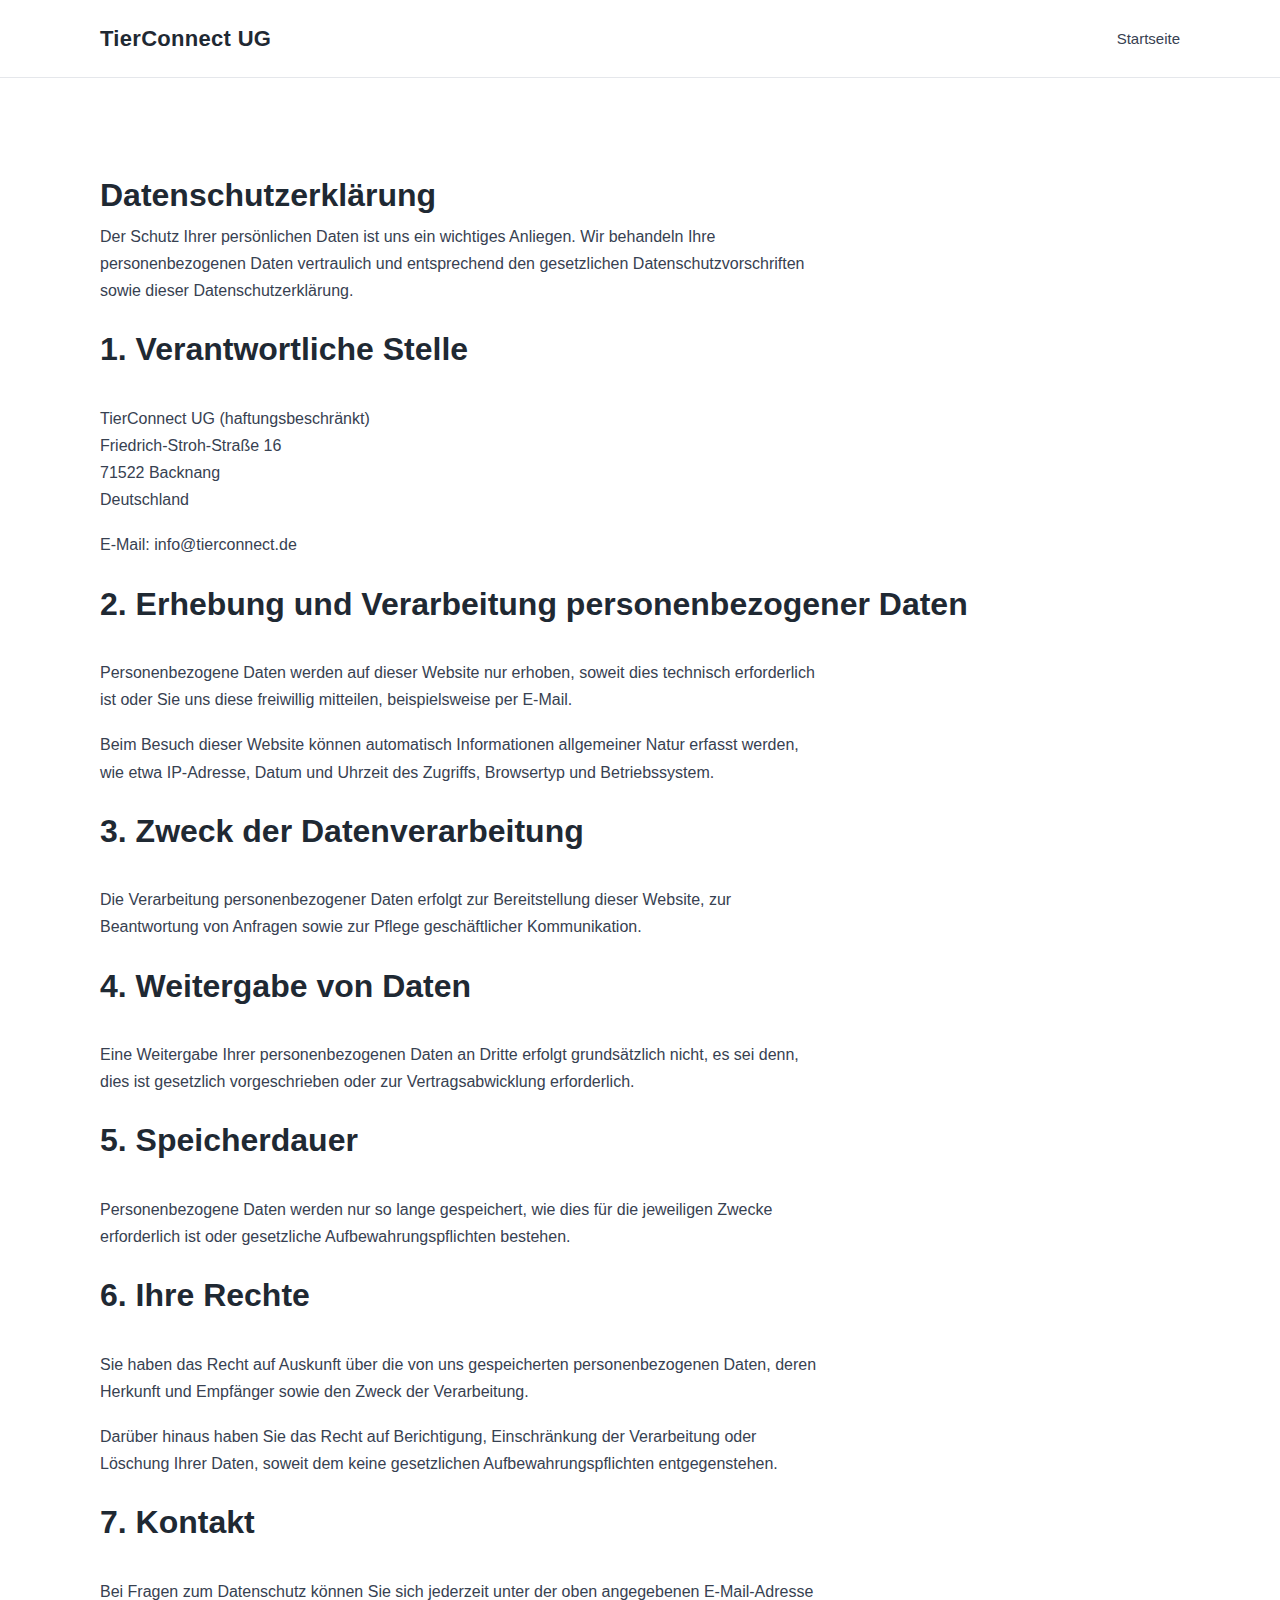
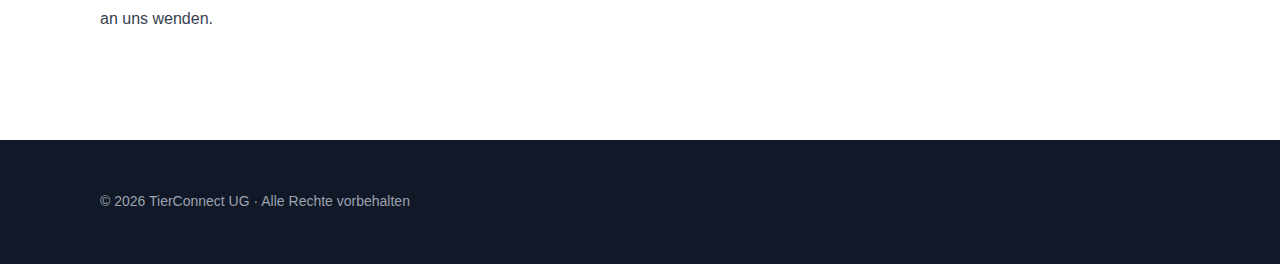
<file: datenschutz.html>
<!DOCTYPE html>
<html lang="de">
<head>
    <meta charset="UTF-8" />
    <meta name="viewport" content="width=device-width, initial-scale=1.0"/>
    <title>Datenschutzerklärung | TierConnect UG</title>
    <link rel="stylesheet" href="styles.css">
</head>

<body>
<header class="header">
    <div class="container header-inner">
        <div class="logo">TierConnect UG</div>
        <nav class="nav">
            <a href="index.html">Startseite</a>
        </nav>
    </div>
</header>

<section class="section">
    <div class="container">

        <h1>Datenschutzerklärung</h1>

        <p>
            Der Schutz Ihrer persönlichen Daten ist uns ein wichtiges Anliegen.
            Wir behandeln Ihre personenbezogenen Daten vertraulich und
            entsprechend den gesetzlichen Datenschutzvorschriften
            sowie dieser Datenschutzerklärung.
        </p>

        <h2>1. Verantwortliche Stelle</h2>
        <p>
            TierConnect UG (haftungsbeschränkt)<br>
            Friedrich-Stroh-Straße 16<br>
            71522 Backnang<br>
            Deutschland
        </p>

        <p>
            E-Mail: info@tierconnect.de
        </p>

        <h2>2. Erhebung und Verarbeitung personenbezogener Daten</h2>
        <p>
            Personenbezogene Daten werden auf dieser Website nur erhoben,
            soweit dies technisch erforderlich ist oder Sie uns diese
            freiwillig mitteilen, beispielsweise per E-Mail.
        </p>

        <p>
            Beim Besuch dieser Website können automatisch Informationen
            allgemeiner Natur erfasst werden, wie etwa IP-Adresse,
            Datum und Uhrzeit des Zugriffs, Browsertyp und Betriebssystem.
        </p>

        <h2>3. Zweck der Datenverarbeitung</h2>
        <p>
            Die Verarbeitung personenbezogener Daten erfolgt zur
            Bereitstellung dieser Website, zur Beantwortung von Anfragen
            sowie zur Pflege geschäftlicher Kommunikation.
        </p>

        <h2>4. Weitergabe von Daten</h2>
        <p>
            Eine Weitergabe Ihrer personenbezogenen Daten an Dritte
            erfolgt grundsätzlich nicht, es sei denn,
            dies ist gesetzlich vorgeschrieben oder
            zur Vertragsabwicklung erforderlich.
        </p>

        <h2>5. Speicherdauer</h2>
        <p>
            Personenbezogene Daten werden nur so lange gespeichert,
            wie dies für die jeweiligen Zwecke erforderlich ist
            oder gesetzliche Aufbewahrungspflichten bestehen.
        </p>

        <h2>6. Ihre Rechte</h2>
        <p>
            Sie haben das Recht auf Auskunft über die von uns gespeicherten
            personenbezogenen Daten, deren Herkunft und Empfänger
            sowie den Zweck der Verarbeitung.
        </p>

        <p>
            Darüber hinaus haben Sie das Recht auf Berichtigung,
            Einschränkung der Verarbeitung oder Löschung Ihrer Daten,
            soweit dem keine gesetzlichen Aufbewahrungspflichten
            entgegenstehen.
        </p>

        <h2>7. Kontakt</h2>
        <p>
            Bei Fragen zum Datenschutz können Sie sich jederzeit
            unter der oben angegebenen E-Mail-Adresse an uns wenden.
        </p>

    </div>
</section>

<footer class="footer">
    <div class="container">
        <p>© 2026 TierConnect UG · Alle Rechte vorbehalten</p>
    </div>
</footer>
</body>
</html>
</file>
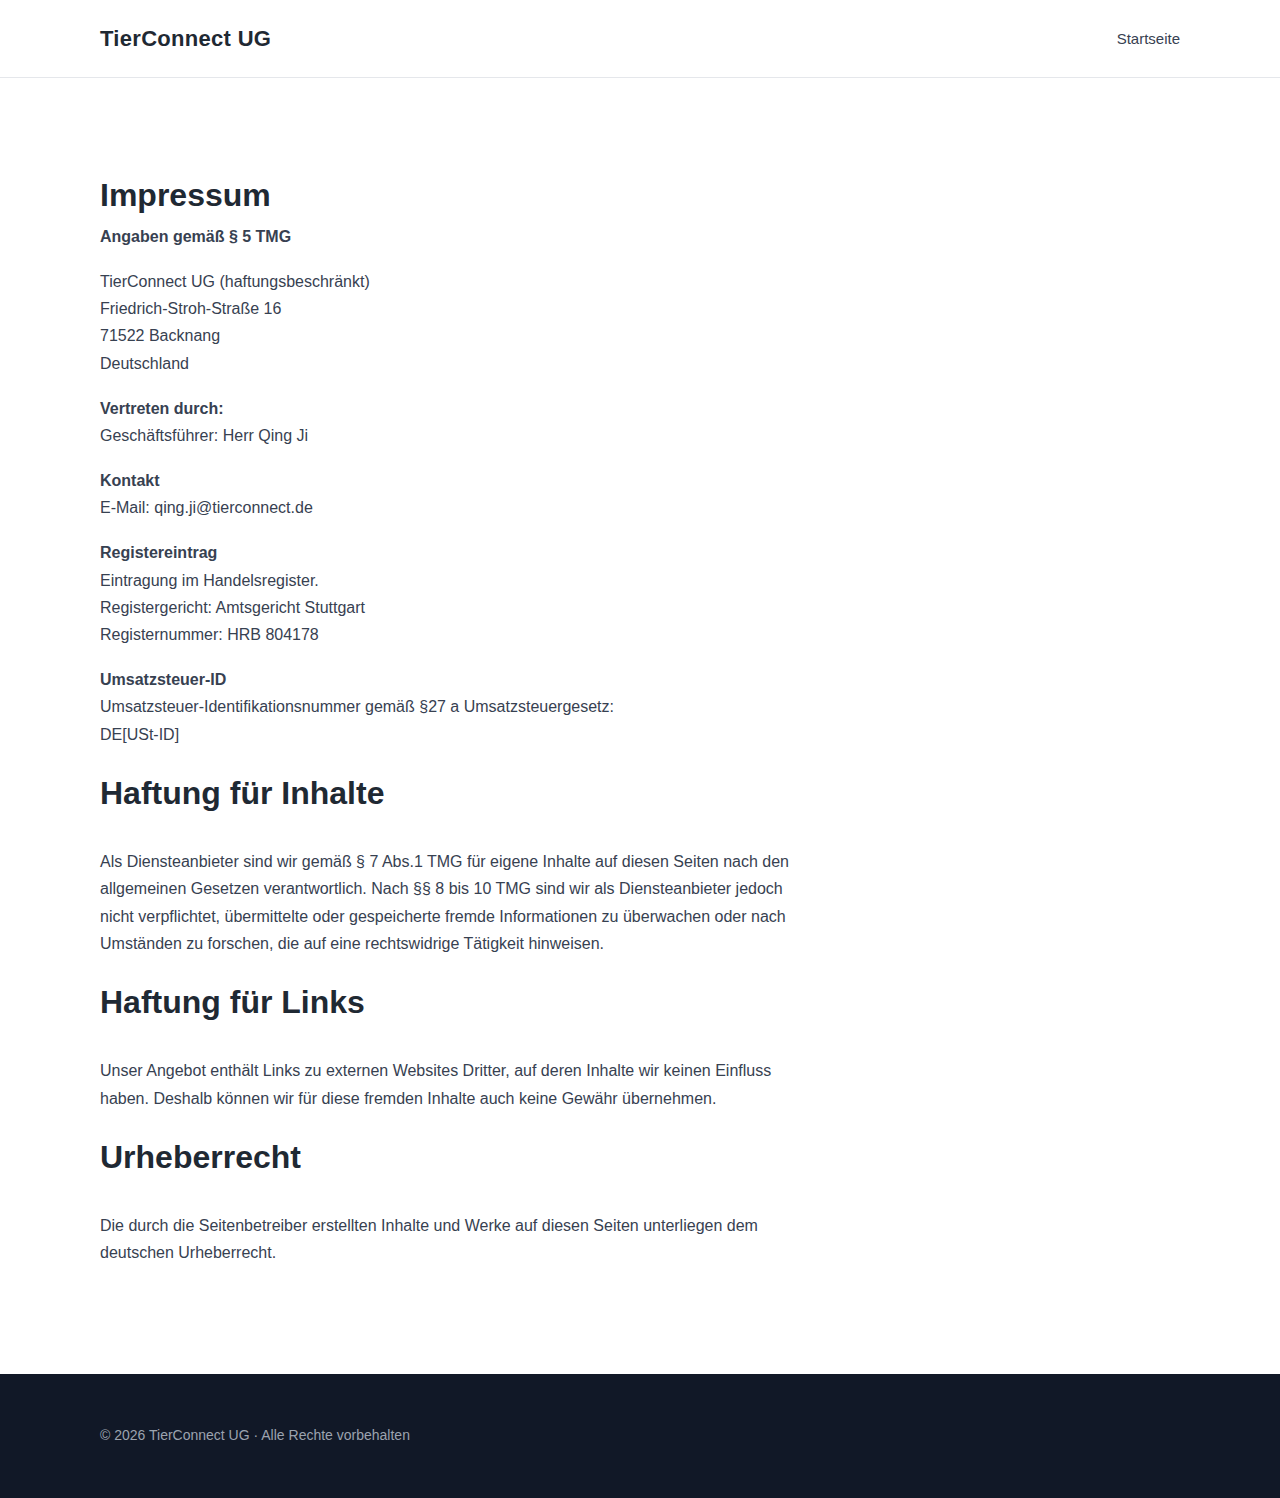
<file: impressum.html>
<!DOCTYPE html>
<html lang="de">
<head>
    <meta charset="UTF-8" />
    <meta name="viewport" content="width=device-width, initial-scale=1.0"/>
    <title>Impressum | TierConnect UG</title>
    <link rel="stylesheet" href="styles.css">
</head>

<body>
<header class="header">
    <div class="container header-inner">
        <div class="logo">TierConnect UG</div>
        <nav class="nav">
            <a href="index.html">Startseite</a>
        </nav>
    </div>
</header>

<section class="section">
    <div class="container">
        <h1>Impressum</h1>

        <p><strong>Angaben gemäß § 5 TMG</strong></p>

        <p>
            TierConnect UG (haftungsbeschränkt)<br>
            Friedrich-Stroh-Straße 16<br>
            71522 Backnang<br>
            Deutschland
        </p>

        <p>
            <strong>Vertreten durch:</strong><br>
            Geschäftsführer: Herr Qing Ji
        </p>

        <p>
            <strong>Kontakt</strong><br>
            E-Mail: qing.ji@tierconnect.de
        </p>

        <p>
            <strong>Registereintrag</strong><br>
            Eintragung im Handelsregister.<br>
            Registergericht: Amtsgericht Stuttgart<br>
            Registernummer: HRB 804178
        </p>

        <p>
            <strong>Umsatzsteuer-ID</strong><br>
            Umsatzsteuer-Identifikationsnummer gemäß §27 a Umsatzsteuergesetz:<br>
            DE[USt-ID]
        </p>
        <p>
        </p>
        
        <h2>Haftung für Inhalte</h2>
        <p>
            Als Diensteanbieter sind wir gemäß § 7 Abs.1 TMG für eigene Inhalte
            auf diesen Seiten nach den allgemeinen Gesetzen verantwortlich.
            Nach §§ 8 bis 10 TMG sind wir als Diensteanbieter jedoch nicht
            verpflichtet, übermittelte oder gespeicherte fremde Informationen
            zu überwachen oder nach Umständen zu forschen, die auf eine
            rechtswidrige Tätigkeit hinweisen.
        </p>
        <p>
        </p>
        
        <h2>Haftung für Links</h2>
        <p>
            Unser Angebot enthält Links zu externen Websites Dritter, auf deren
            Inhalte wir keinen Einfluss haben. Deshalb können wir für diese
            fremden Inhalte auch keine Gewähr übernehmen.
        </p>
        <p>
        </p>
        
        <h2>Urheberrecht</h2>
        <p>
            Die durch die Seitenbetreiber erstellten Inhalte und Werke auf
            diesen Seiten unterliegen dem deutschen Urheberrecht.
        </p>
    </div>
</section>

<footer class="footer">
    <div class="container">
        <p>© 2026 TierConnect UG · Alle Rechte vorbehalten</p>
    </div>
</footer>
</body>
</html>
</file>
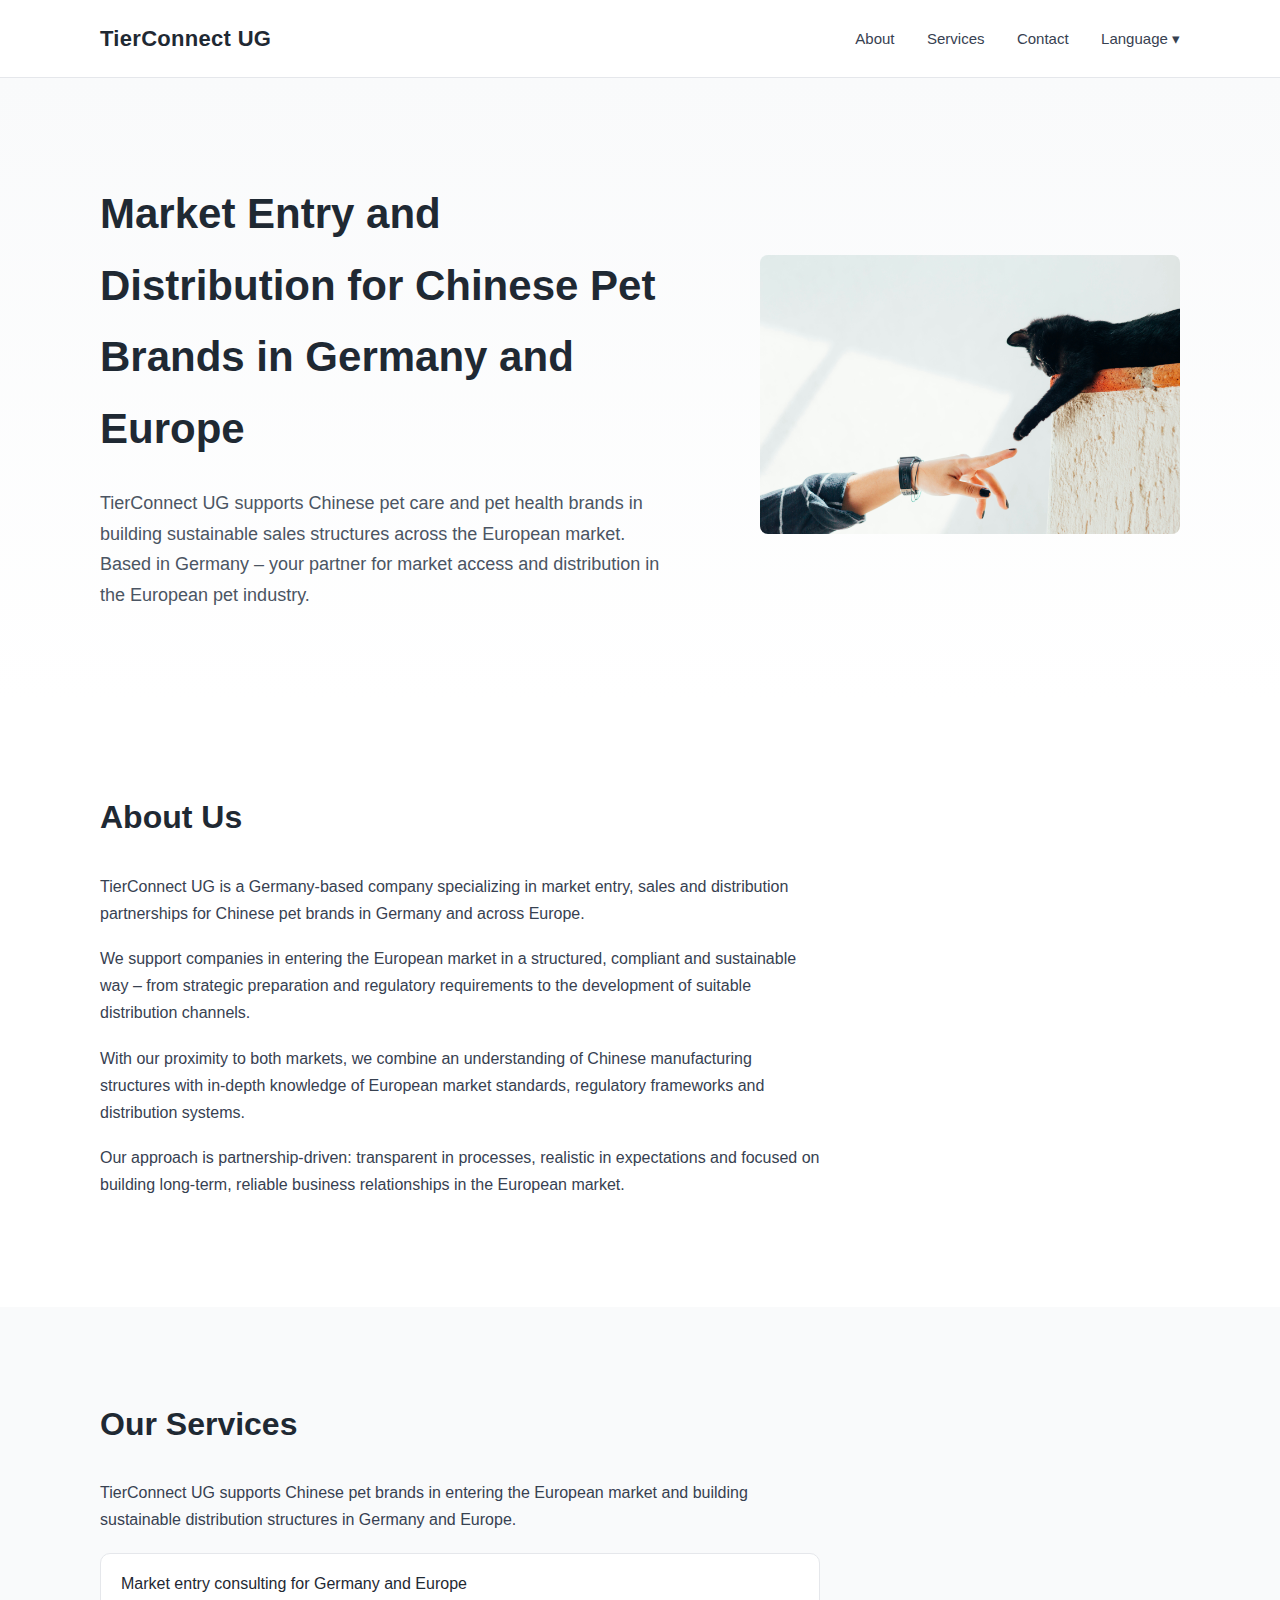
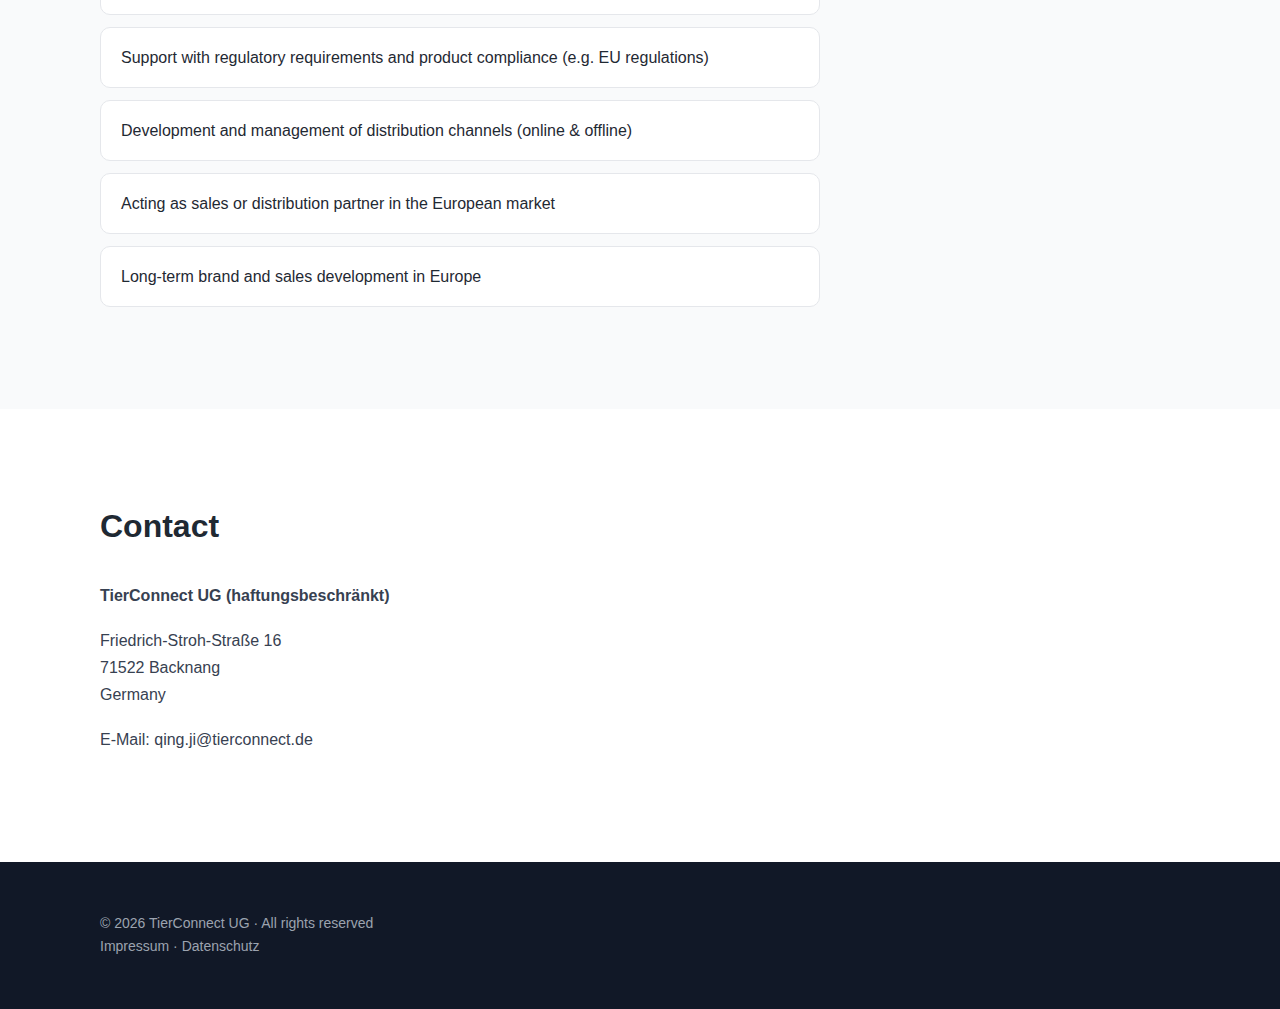
<file: index-en.html>
<!DOCTYPE html>
<html lang="en">
<head>
    <meta charset="UTF-8" />
    <meta name="viewport" content="width=device-width, initial-scale=1.0"/>
    <title>TierConnect UG</title>
    <link rel="stylesheet" href="styles.css">
</head>

<body>

<header class="header">
    <div class="container header-inner">
        <div class="logo">TierConnect UG</div>
        <nav class="nav">
            <a href="#about">About</a>
            <a href="#services">Services</a>
            <a href="#contact">Contact</a>

            <div class="language-switch">
                <span>Language ▾</span>
                <div class="language-dropdown">
                    <a href="index.html">Deutsch</a>
                    <a href="index-en.html">English</a>
                    <a href="index-zh.html">中文</a>
                </div>
            </div>
        </nav>
    </div>
</header>

<section class="hero">
    <div class="container hero-inner">

        <div class="hero-text">
            <h1>
                Market Entry and Distribution for Chinese
                Pet Brands in Germany and Europe
            </h1>

            <p>
                TierConnect UG supports Chinese pet care and
                pet health brands in building sustainable
                sales structures across the European market.
            </p>

            <p>
                Based in Germany – your partner for market access
                and distribution in the European pet industry.
            </p>
        </div>

        <div class="hero-image">
            <img src="images/hero new.jpg" alt="Pet market Europe">
        </div>

    </div>
</section>

<section id="about" class="section">
    <div class="container">

        <h2>About Us</h2>

        <p>
            TierConnect UG is a Germany-based company specializing
            in market entry, sales and distribution partnerships
            for Chinese pet brands in Germany and across Europe.
        </p>

        <p>
            We support companies in entering the European market
            in a structured, compliant and sustainable way –
            from strategic preparation and regulatory requirements
            to the development of suitable distribution channels.
        </p>

        <p>
            With our proximity to both markets, we combine an
            understanding of Chinese manufacturing structures
            with in-depth knowledge of European market standards,
            regulatory frameworks and distribution systems.
        </p>

        <p>
            Our approach is partnership-driven: transparent in
            processes, realistic in expectations and focused on
            building long-term, reliable business relationships
            in the European market.
        </p>

    </div>
</section>

<section id="services" class="section section-light">
    <div class="container">

        <h2>Our Services</h2>

        <p>
            TierConnect UG supports Chinese pet brands in entering
            the European market and building sustainable
            distribution structures in Germany and Europe.
        </p>

        <ul class="services-list">
            <li>
                Market entry consulting for Germany and Europe
            </li>
            <li>
                Support with regulatory requirements and
                product compliance (e.g. EU regulations)
            </li>
            <li>
                Development and management of distribution channels
                (online & offline)
            </li>
            <li>
                Acting as sales or distribution partner
                in the European market
            </li>
            <li>
                Long-term brand and sales development in Europe
            </li>
        </ul>

    </div>
</section>

<section id="contact" class="section">
    <div class="container">

        <h2>Contact</h2>

        <p><strong>TierConnect UG (haftungsbeschränkt)</strong></p>

        <p>
            Friedrich-Stroh-Straße 16<br>
            71522 Backnang<br>
            Germany
        </p>

        <p>
            E-Mail: qing.ji@tierconnect.de
        </p>

    </div>
</section>

<footer class="footer">
    <div class="container">
        <p>© 2026 TierConnect UG · All rights reserved</p>
        <p class="footer-links">
            <a href="impressum.html">Impressum</a> ·
            <a href="datenschutz.html">Datenschutz</a>
        </p>
    </div>
</footer>

</body>
</html>
</file>
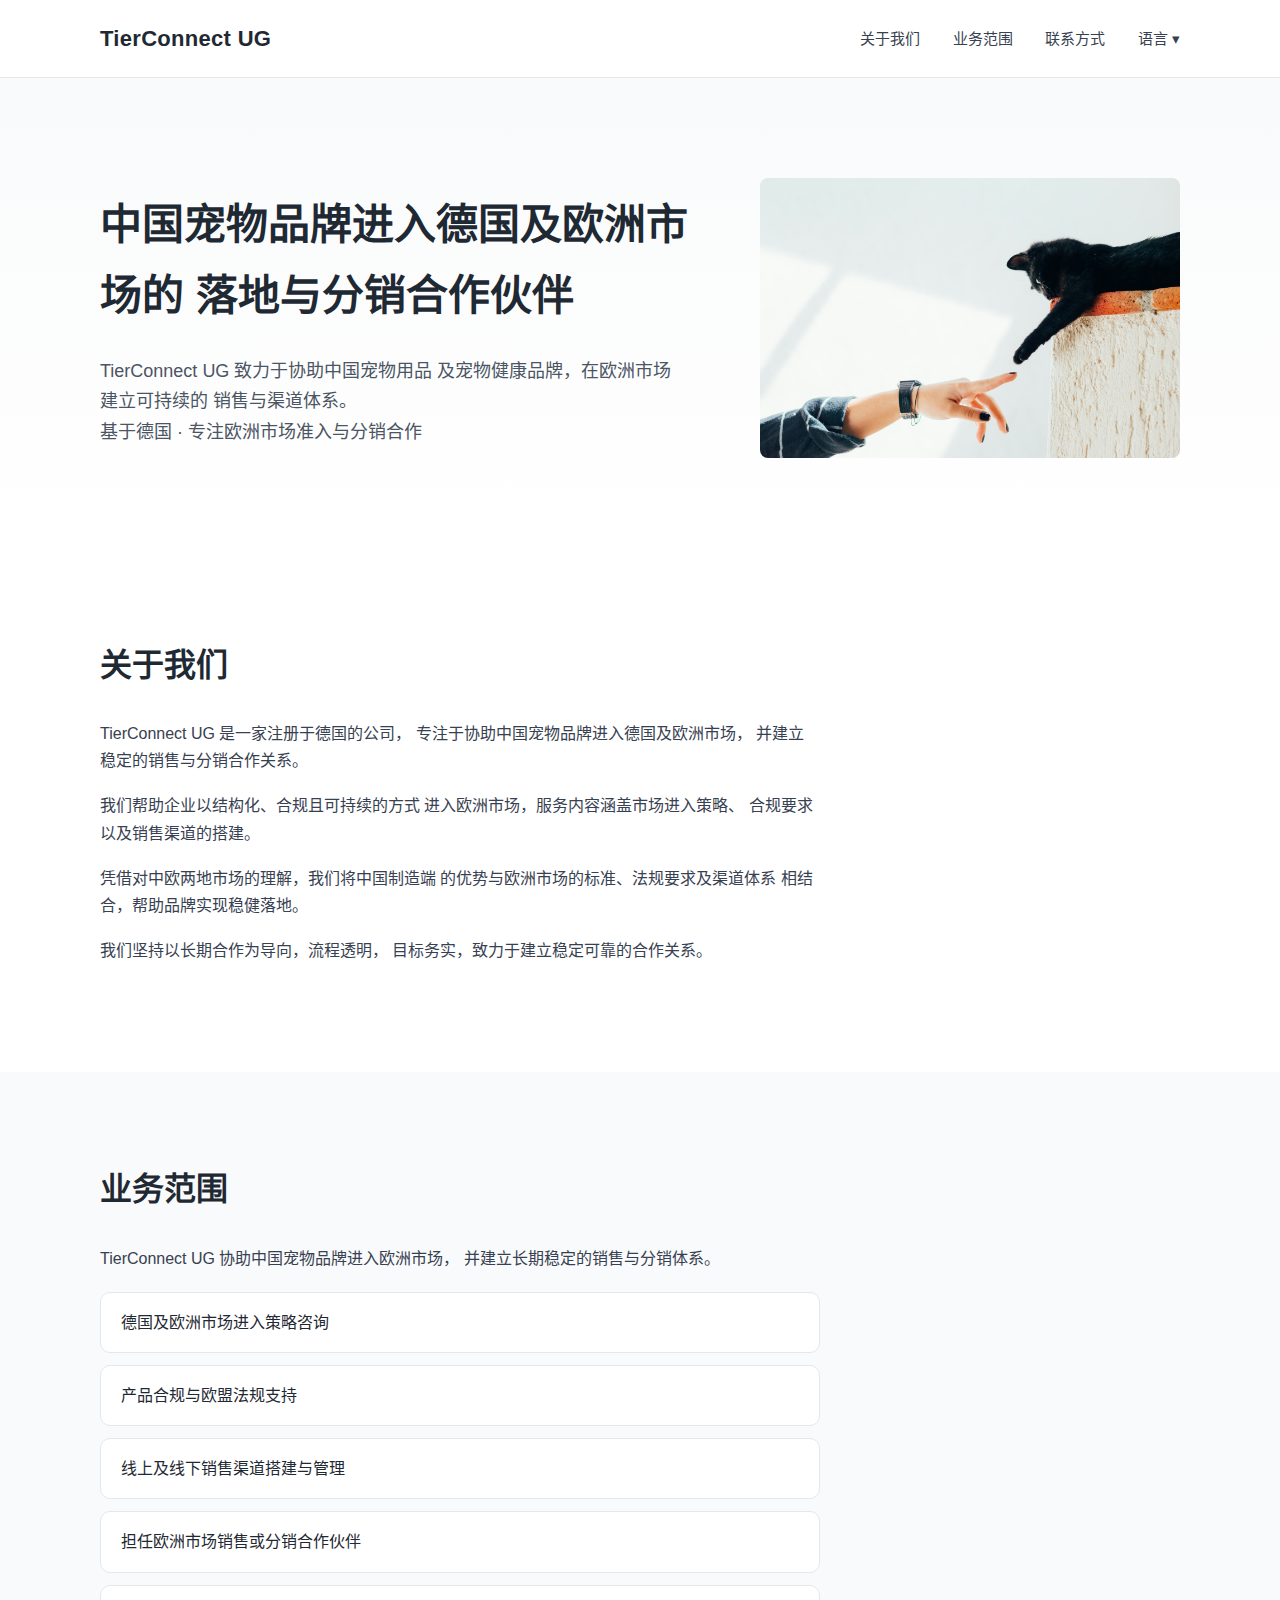
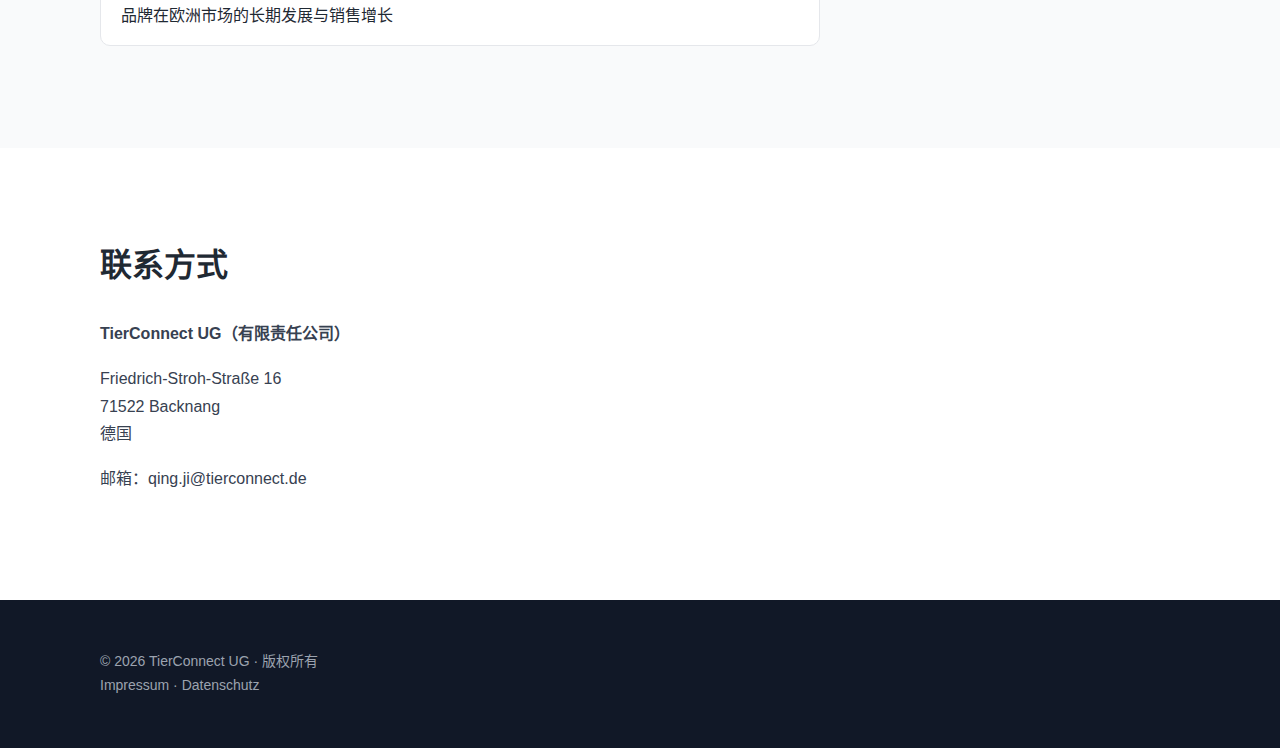
<file: index-zh.html>
<!DOCTYPE html>
<html lang="zh-CN">
<head>
    <meta charset="UTF-8" />
    <meta name="viewport" content="width=device-width, initial-scale=1.0"/>
    <title>TierConnect UG</title>
    <link rel="stylesheet" href="styles.css">
</head>

<body>

<header class="header">
    <div class="container header-inner">
        <div class="logo">TierConnect UG</div>
        <nav class="nav">
            <a href="#about">关于我们</a>
            <a href="#services">业务范围</a>
            <a href="#contact">联系方式</a>

            <div class="language-switch">
                <span>语言 ▾</span>
                <div class="language-dropdown">
                    <a href="index.html">Deutsch</a>
                    <a href="index-en.html">English</a>
                    <a href="index-zh.html">中文</a>
                </div>
            </div>
        </nav>
    </div>
</header>

<section class="hero">
    <div class="container hero-inner">

        <div class="hero-text">
            <h1>
                中国宠物品牌进入德国及欧洲市场的
                落地与分销合作伙伴
            </h1>

            <p>
                TierConnect UG 致力于协助中国宠物用品
                及宠物健康品牌，在欧洲市场建立可持续的
                销售与渠道体系。
            </p>

            <p>
                基于德国 · 专注欧洲市场准入与分销合作
            </p>
        </div>

        <div class="hero-image">
            <img src="images/hero new.jpg" alt="欧洲宠物市场">
        </div>

    </div>
</section>

<section id="about" class="section">
    <div class="container">

        <h2>关于我们</h2>

        <p>
            TierConnect UG 是一家注册于德国的公司，
            专注于协助中国宠物品牌进入德国及欧洲市场，
            并建立稳定的销售与分销合作关系。
        </p>

        <p>
            我们帮助企业以结构化、合规且可持续的方式
            进入欧洲市场，服务内容涵盖市场进入策略、
            合规要求以及销售渠道的搭建。
        </p>

        <p>
            凭借对中欧两地市场的理解，我们将中国制造端
            的优势与欧洲市场的标准、法规要求及渠道体系
            相结合，帮助品牌实现稳健落地。
        </p>

        <p>
            我们坚持以长期合作为导向，流程透明，
            目标务实，致力于建立稳定可靠的合作关系。
        </p>

    </div>
</section>

<section id="services" class="section section-light">
    <div class="container">

        <h2>业务范围</h2>

        <p>
            TierConnect UG 协助中国宠物品牌进入欧洲市场，
            并建立长期稳定的销售与分销体系。
        </p>

        <ul class="services-list">
            <li>
                德国及欧洲市场进入策略咨询
            </li>
            <li>
                产品合规与欧盟法规支持
            </li>
            <li>
                线上及线下销售渠道搭建与管理
            </li>
            <li>
                担任欧洲市场销售或分销合作伙伴
            </li>
            <li>
                品牌在欧洲市场的长期发展与销售增长
            </li>
        </ul>

    </div>
</section>

<section id="contact" class="section">
    <div class="container">

        <h2>联系方式</h2>

        <p><strong>TierConnect UG（有限责任公司）</strong></p>

        <p>
            Friedrich-Stroh-Straße 16<br>
            71522 Backnang<br>
            德国
        </p>

        <p>
            邮箱：qing.ji@tierconnect.de
        </p>

    </div>
</section>

<footer class="footer">
    <div class="container">
        <p>© 2026 TierConnect UG · 版权所有</p>
        <p class="footer-links">
            <a href="impressum.html">Impressum</a> ·
            <a href="datenschutz.html">Datenschutz</a>
        </p>
    </div>
</footer>

</body>
</html>
</file>
<file: styles.css>
* {
    box-sizing: border-box;
    margin: 0;
    padding: 0;
}

body {
    font-family: -apple-system, BlinkMacSystemFont, "Segoe UI",
        Roboto, Helvetica, Arial, sans-serif;
    color: #1f2933;
    background-color: #ffffff;
    line-height: 1.7;
}

.container {
    width: 90%;
    max-width: 1080px;
    margin: 0 auto;
}

/* Header */
.header {
    background: #ffffff;
    border-bottom: 1px solid #e5e7eb;
}

.header-inner {
    display: flex;
    justify-content: space-between;
    align-items: center;
    padding: 20px 0;
}

.logo {
    font-size: 22px;
    font-weight: 600;
    letter-spacing: 0.3px;
}

.nav a {
    margin-left: 28px;
    text-decoration: none;
    font-size: 15px;
    color: #374151;
}

.nav a:hover {
    color: #111827;
}

/* Hero */
.hero {
    background: linear-gradient(180deg, #f9fafb 0%, #ffffff 100%);
    padding: 100px 0 90px;
}

.hero h1 {
    font-size: 42px;
    max-width: 720px;
    margin-bottom: 24px;
    font-weight: 600;
}

.hero p {
    font-size: 18px;
    max-width: 640px;
    color: #4b5563;
}
.hero-inner {
    display: flex;
    align-items: center;
    gap: 60px;
}

.hero-text {
    overflow-wrap: anywhere;
    flex: 1 1 50%;
}

.hero-image {
    flex: 00 40%;
    display: flex;
    justify-content: flex-end;
}

.hero-image img {
    width: 100%;
    max-width: 420px;
    height: auto;
    border-radius: 8px;
    object-fit: cover;
    display: block;
}

/* 小屏幕自动变成上下 */
@media (max-width: 900px) {
    .hero-inner {
        flex-direction: column;
    }
}

@media (max-width: 900px) {
    .hero-image img {
        max-width: 320px;
    }
}

/* Sections */
.section {
    padding: 90px 0;
}

.section-light {
    background: #f9fafb;
}

.section h2 {
    font-size: 32px;
    margin-bottom: 28px;
    font-weight: 600;
}

.section p {
    max-width: 720px;
    margin-bottom: 18px;
    color: #374151;
}

/* Services */
.services-list {
    margin-top: 20px;
    list-style: none;
    max-width: 720px;
}

.services-list li {
    padding: 16px 20px;
    margin-bottom: 12px;
    background: #ffffff;
    border: 1px solid #e5e7eb;
    border-radius: 10px;
}

/* Footer */
.footer {
    background: #111827;
    color: #9ca3af;
    padding: 50px 0;
    font-size: 14px;
}

.footer a {
    color: #9ca3af;
    text-decoration: none;
}

.footer a:hover {
    color: #ffffff;
}

.language-switch {
    position: relative;
    display: inline-block;
    margin-left: 28px;
    font-size: 15px;
    color: #374151;
    cursor: pointer;
}

.language-switch span {
    user-select: none;
}

.language-dropdown {
    display: none;
    position: absolute;
    top: 28px;
    right: 0;
    background: #ffffff;
    border: 1px solid #e5e7eb;
    border-radius: 8px;
    min-width: 140px;
    box-shadow: 0 8px 20px rgba(0,0,0,0.08);
    z-index: 100;
}

.language-dropdown a {
    display: block;
    padding: 10px 14px;
    text-decoration: none;
    color: #374151;
    font-size: 14px;
}

.language-dropdown a:hover {
    background: #f9fafb;
}

.language-switch:hover .language-dropdown {
    display: block;
}
</file>
